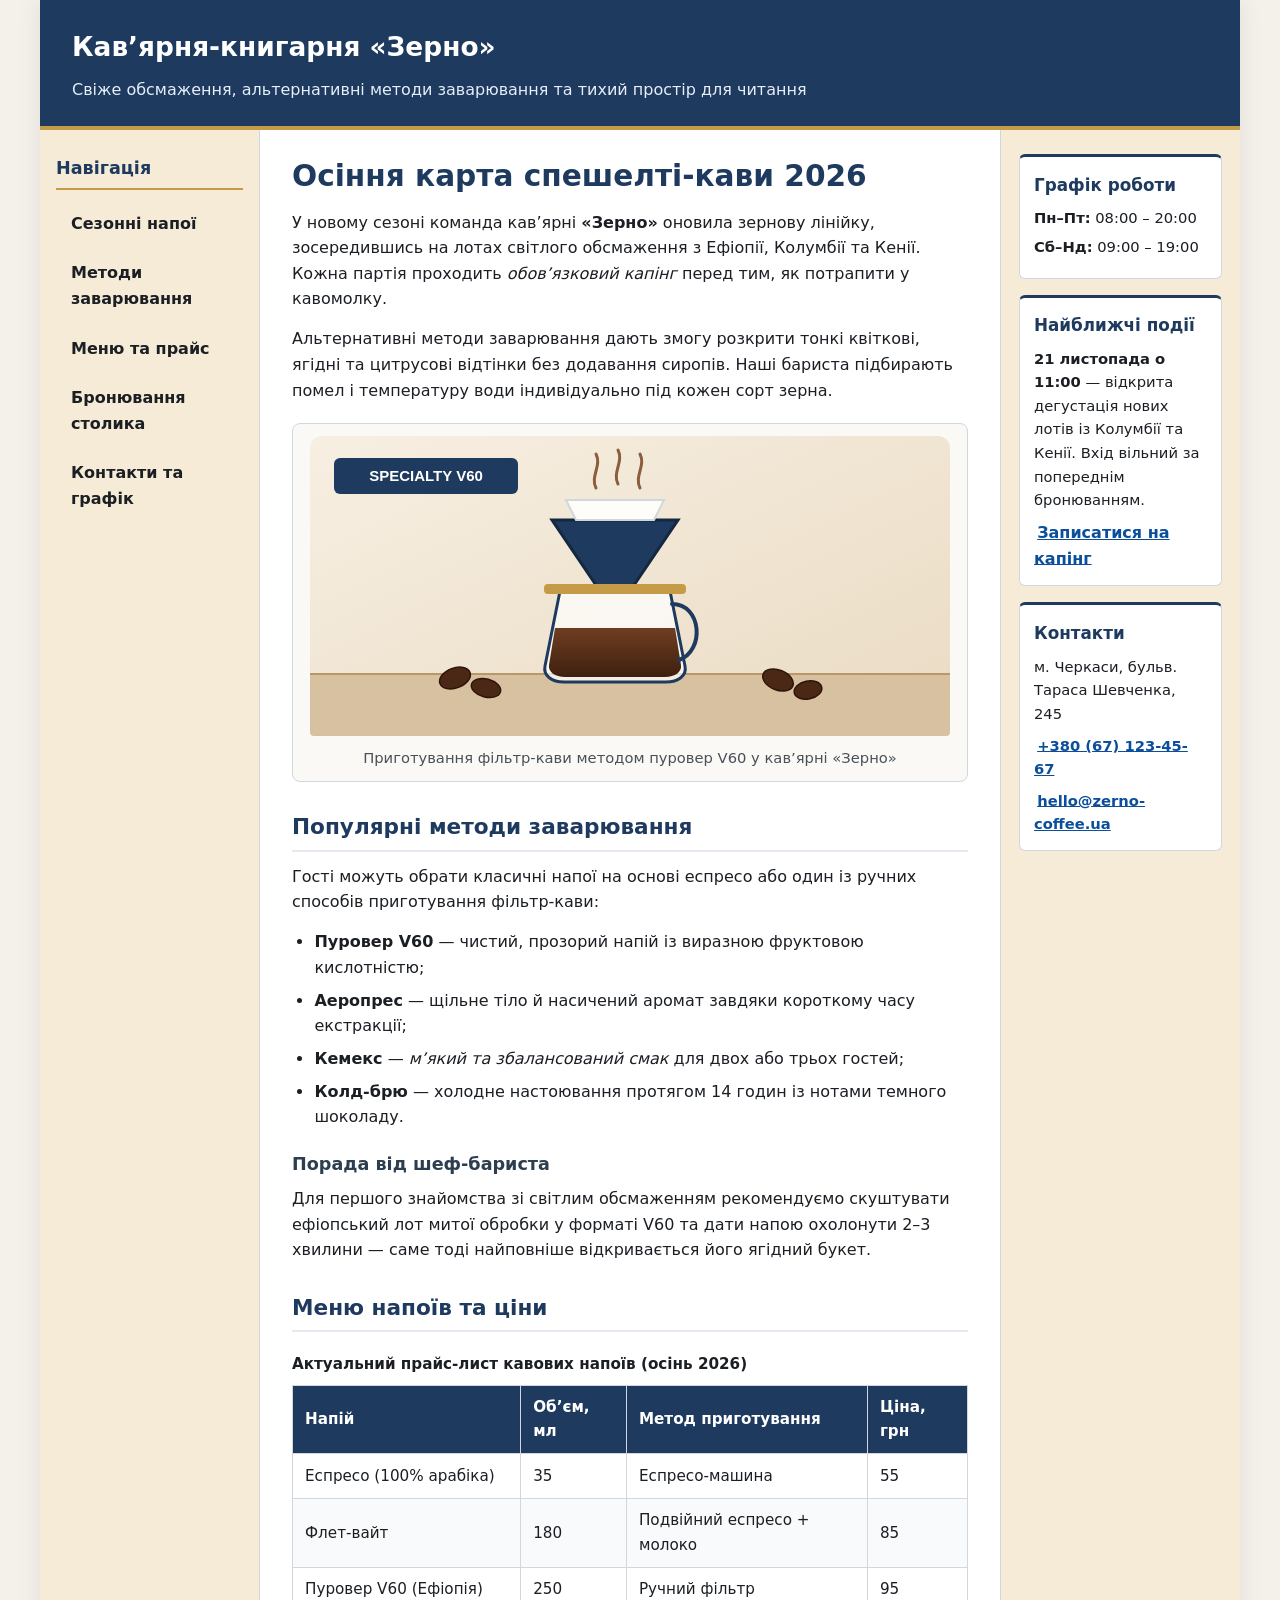
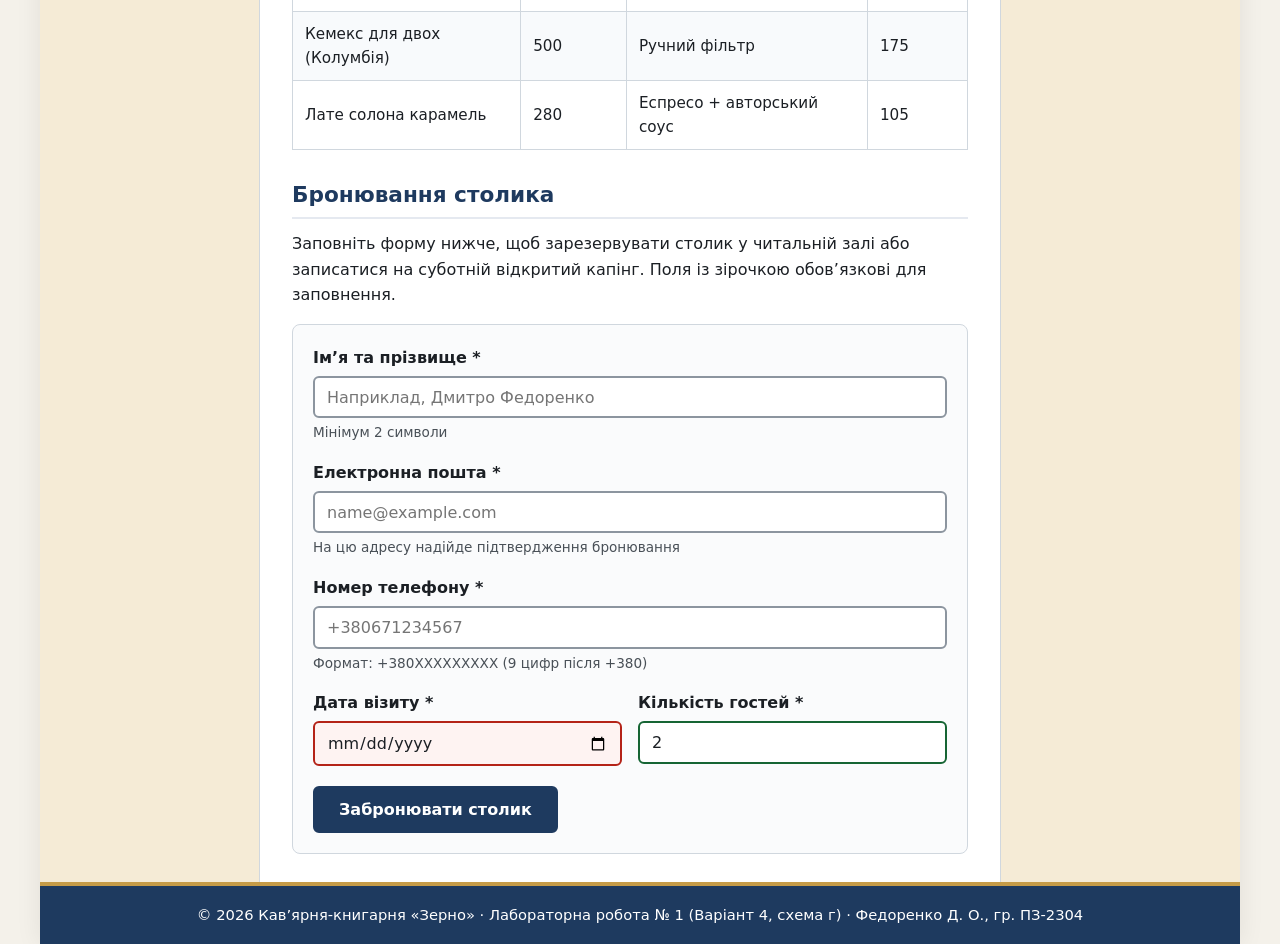
<file: lab01/index.html>
<!DOCTYPE html>
<html lang="uk">
  <head>
    <meta charset="utf-8">
    <meta name="viewport" content="width=device-width, initial-scale=1">
    <title>Кав’ярня-книгарня «Зерно» — Спешелті-кава у Черкасах</title>
    <link rel="stylesheet" href="style/style.css">
  </head>
  <body>
    <a class="skip-link" href="#main-content">Перейти до основного вмісту</a>

    <div class="page-wrapper">
      <!-- Блок 1: header -->
      <header class="site-header">
        <div class="header-inner">
          <a class="logo" href="index.html">Кав’ярня-книгарня «Зерно»</a>
          <p class="tagline">Свіже обсмаження, альтернативні методи заварювання та тихий простір для читання</p>
        </div>
      </header>

      <!-- Середня частина: 2 (nav ліворуч) + 4 (main по центру) + 5 (aside праворуч) -->
      <div class="layout-body">
        <!-- Блок 2: nav ліворуч -->
        <nav class="site-nav" aria-label="Головне меню">
          <h2 class="nav-title">Навігація</h2>
          <ul class="nav-list">
            <li><a href="#article-coffee">Сезонні напої</a></li>
            <li><a href="#brew-methods">Методи заварювання</a></li>
            <li><a href="#price-table">Меню та прайс</a></li>
            <li><a href="#booking-form">Бронювання столика</a></li>
            <li><a href="#contacts">Контакти та графік</a></li>
          </ul>
        </nav>

        <!-- Блок 4: main (основна біла область) -->
        <main id="main-content" class="site-main">
          <article id="article-coffee" class="main-article">
            <h1>Осіння карта спешелті-кави 2026</h1>
            <p>
              У новому сезоні команда кав’ярні <strong>«Зерно»</strong> оновила зернову лінійку,
              зосередившись на лотах світлого обсмаження з Ефіопії, Колумбії та Кенії.
              Кожна партія проходить <em>обов’язковий капінг</em> перед тим, як потрапити у кавомолку.
            </p>
            <p>
              Альтернативні методи заварювання дають змогу розкрити тонкі квіткові, ягідні та цитрусові
              відтінки без додавання сиропів. Наші бариста підбирають помел і температуру води індивідуально
              під кожен сорт зерна.
            </p>

            <figure class="article-figure">
              <img
                src="images/coffee-roast.svg"
                alt="Ілюстрація приготування фільтр-кави методом пуровер V60 із чашкою та зернами арабіки"
                width="640"
                height="300"
              >
              <figcaption>Приготування фільтр-кави методом пуровер V60 у кав’ярні «Зерно»</figcaption>
            </figure>

            <h2 id="brew-methods">Популярні методи заварювання</h2>
            <p>
              Гості можуть обрати класичні напої на основі еспресо або один із ручних способів
              приготування фільтр-кави:
            </p>
            <ul class="feature-list">
              <li><strong>Пуровер V60</strong> — чистий, прозорий напій із виразною фруктовою кислотністю;</li>
              <li><strong>Аеропрес</strong> — щільне тіло й насичений аромат завдяки короткому часу екстракції;</li>
              <li><strong>Кемекс</strong> — <em>м’який та збалансований смак</em> для двох або трьох гостей;</li>
              <li><strong>Колд-брю</strong> — холодне настоювання протягом 14 годин із нотами темного шоколаду.</li>
            </ul>

            <h3>Порада від шеф-бариста</h3>
            <p>
              Для першого знайомства зі світлим обсмаженням рекомендуємо скуштувати ефіопський лот
              митої обробки у форматі V60 та дати напою охолонути 2–3 хвилини — саме тоді
              найповніше відкривається його ягідний букет.
            </p>
          </article>

          <section id="price-table" class="content-section">
            <h2>Меню напоїв та ціни</h2>
            <div class="table-wrap">
              <table class="data-table">
                <caption>Актуальний прайс-лист кавових напоїв (осінь 2026)</caption>
                <thead>
                  <tr>
                    <th scope="col">Напій</th>
                    <th scope="col">Об’єм, мл</th>
                    <th scope="col">Метод приготування</th>
                    <th scope="col">Ціна, грн</th>
                  </tr>
                </thead>
                <tbody>
                  <tr>
                    <td>Еспресо (100% арабіка)</td>
                    <td>35</td>
                    <td>Еспресо-машина</td>
                    <td>55</td>
                  </tr>
                  <tr>
                    <td>Флет-вайт</td>
                    <td>180</td>
                    <td>Подвійний еспресо + молоко</td>
                    <td>85</td>
                  </tr>
                  <tr>
                    <td>Пуровер V60 (Ефіопія)</td>
                    <td>250</td>
                    <td>Ручний фільтр</td>
                    <td>95</td>
                  </tr>
                  <tr>
                    <td>Кемекс для двох (Колумбія)</td>
                    <td>500</td>
                    <td>Ручний фільтр</td>
                    <td>175</td>
                  </tr>
                  <tr>
                    <td>Лате солона карамель</td>
                    <td>280</td>
                    <td>Еспресо + авторський соус</td>
                    <td>105</td>
                  </tr>
                </tbody>
              </table>
            </div>
          </section>

          <section id="booking-form" class="content-section">
            <h2>Бронювання столика</h2>
            <p>
              Заповніть форму нижче, щоб зарезервувати столик у читальній залі або записатися на
              суботній відкритий капінг. Поля із зірочкою обов’язкові для заповнення.
            </p>
            <form class="booking-form" action="#" method="post">
              <div class="form-group">
                <label for="guest-name">Ім’я та прізвище *</label>
                <input
                  id="guest-name"
                  name="guest_name"
                  type="text"
                  required
                  minlength="2"
                  maxlength="60"
                  autocomplete="name"
                  placeholder="Наприклад, Дмитро Федоренко"
                >
                <span class="field-hint">Мінімум 2 символи</span>
              </div>

              <div class="form-group">
                <label for="guest-email">Електронна пошта *</label>
                <input
                  id="guest-email"
                  name="guest_email"
                  type="email"
                  required
                  autocomplete="email"
                  placeholder="name@example.com"
                >
                <span class="field-hint">На цю адресу надійде підтвердження бронювання</span>
              </div>

              <div class="form-group">
                <label for="guest-phone">Номер телефону *</label>
                <input
                  id="guest-phone"
                  name="guest_phone"
                  type="tel"
                  required
                  pattern="\+380[0-9]{9}"
                  autocomplete="tel"
                  placeholder="+380671234567"
                >
                <span class="field-hint">Формат: +380XXXXXXXXX (9 цифр після +380)</span>
              </div>

              <div class="form-row">
                <div class="form-group">
                  <label for="visit-date">Дата візиту *</label>
                  <input
                    id="visit-date"
                    name="visit_date"
                    type="date"
                    required
                    min="2026-11-19"
                    max="2027-03-31"
                  >
                </div>

                <div class="form-group">
                  <label for="guests-count">Кількість гостей *</label>
                  <input
                    id="guests-count"
                    name="guests_count"
                    type="number"
                    required
                    min="1"
                    max="10"
                    value="2"
                  >
                </div>
              </div>

              <button class="btn-submit" type="submit">Забронювати столик</button>
            </form>
          </section>
        </main>

        <!-- Блок 5: aside праворуч -->
        <aside class="site-aside" aria-label="Додаткова інформація">
          <section class="aside-card">
            <h2>Графік роботи</h2>
            <ul class="aside-list">
              <li><strong>Пн–Пт:</strong> 08:00 – 20:00</li>
              <li><strong>Сб–Нд:</strong> 09:00 – 19:00</li>
            </ul>
          </section>

          <section class="aside-card">
            <h2>Найближчі події</h2>
            <p>
              <strong>21 листопада о 11:00</strong> — відкрита дегустація нових лотів
              із Колумбії та Кенії. Вхід вільний за попереднім бронюванням.
            </p>
            <a class="aside-link" href="#booking-form">Записатися на капінг</a>
          </section>

          <section class="aside-card" id="contacts">
            <h2>Контакти</h2>
            <p>м. Черкаси, бульв. Тараса Шевченка, 245</p>
            <p><a class="aside-link" href="tel:+380671234567">+380 (67) 123-45-67</a></p>
            <p><a class="aside-link" href="mailto:hello@zerno-coffee.ua">hello@zerno-coffee.ua</a></p>
          </section>
        </aside>
      </div>

      <!-- Блок 3: footer -->
      <footer class="site-footer">
        <p>© 2026 Кав’ярня-книгарня «Зерно» · Лабораторна робота № 1 (Варіант 4, схема г) · Федоренко Д. О., гр. ПЗ-2304</p>
      </footer>
    </div>
  </body>
</html>
</file>
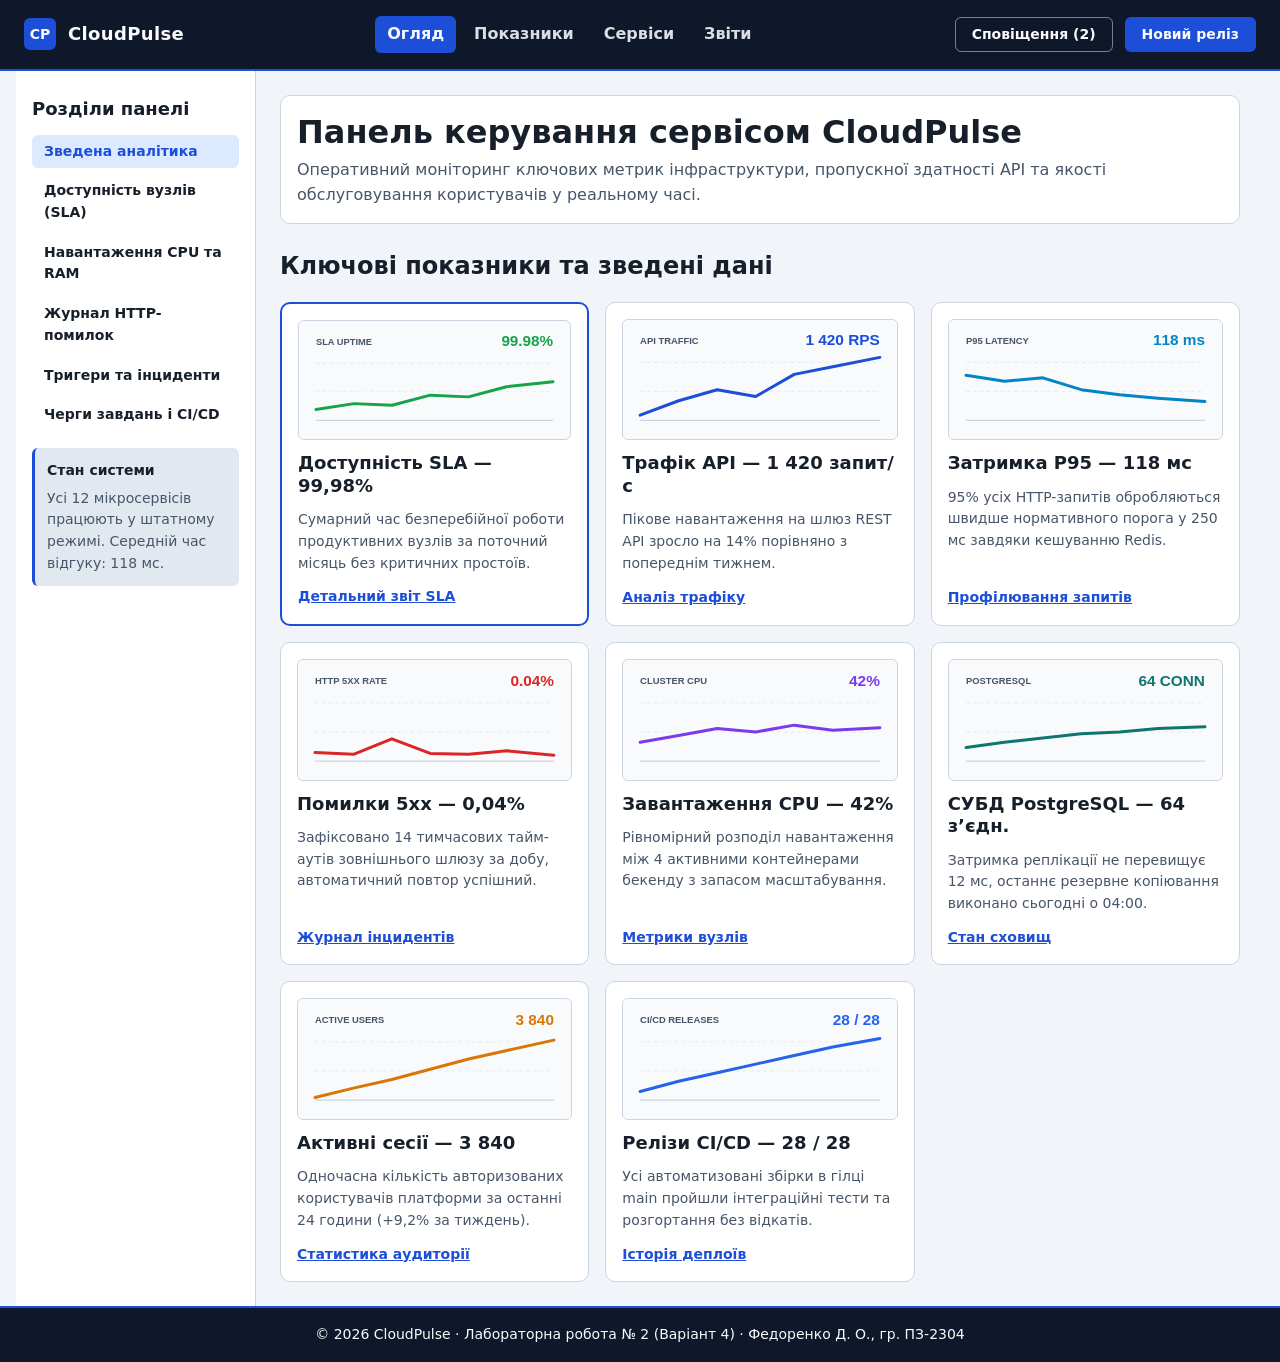
<file: lab02/index.html>
<!DOCTYPE html>
<html lang="uk">
  <head>
    <meta charset="utf-8">
    <meta name="viewport" content="width=device-width, initial-scale=1">
    <title>CloudPulse — Панель керування сервісом (ЛР № 2)</title>
    <link rel="stylesheet" href="style/style.css">
  </head>
  <body class="page">
    <a class="skip-link" href="#main-content">Перейти до основного вмісту</a>

    <!-- Шапка: Flexbox (логотип ліворуч, меню посередині, дії праворуч) -->
    <header class="header page__header">
      <div class="header__inner">
        <a class="brand header__brand" href="index.html">
          <span class="brand__mark" aria-hidden="true">CP</span>
          <span class="brand__name">CloudPulse</span>
        </a>

        <nav class="nav header__nav" aria-label="Головна навігація">
          <ul class="nav__list">
            <li class="nav__item">
              <a class="nav__link nav__link--active" href="#overview" aria-current="page">Огляд</a>
            </li>
            <li class="nav__item">
              <a class="nav__link" href="#metrics">Показники</a>
            </li>
            <li class="nav__item">
              <a class="nav__link" href="#services">Сервіси</a>
            </li>
            <li class="nav__item">
              <a class="nav__link" href="#reports">Звіти</a>
            </li>
          </ul>
        </nav>

        <div class="header__actions">
          <a class="button button--ghost" href="#alerts">Сповіщення (2)</a>
          <a class="button button--primary" href="#deploy">Новий реліз</a>
        </div>
      </div>
    </header>

    <!-- Бічна панель: меню розділів панелі керування -->
    <aside class="sidebar page__aside" aria-label="Меню розділів сервісу">
      <h2 class="sidebar__title">Розділи панелі</h2>
      <ul class="sidebar__list">
        <li class="sidebar__item">
          <a class="sidebar__link sidebar__link--active" href="#overview">Зведена аналітика</a>
        </li>
        <li class="sidebar__item">
          <a class="sidebar__link" href="#metrics">Доступність вузлів (SLA)</a>
        </li>
        <li class="sidebar__item">
          <a class="sidebar__link" href="#services">Навантаження CPU та RAM</a>
        </li>
        <li class="sidebar__item">
          <a class="sidebar__link" href="#reports">Журнал HTTP-помилок</a>
        </li>
        <li class="sidebar__item">
          <a class="sidebar__link" href="#alerts">Тригери та інциденти</a>
        </li>
        <li class="sidebar__item">
          <a class="sidebar__link" href="#deploy">Черги завдань і CI/CD</a>
        </li>
      </ul>

      <section class="status-box sidebar__status" aria-label="Стан кластера">
        <h3 class="status-box__title">Стан системи</h3>
        <p class="status-box__text">Усі 12 мікросервісів працюють у штатному режимі. Середній час відгуку: 118 мс.</p>
      </section>
    </aside>

    <!-- Основна область вмісту -->
    <main id="main-content" class="main page__main">
      <section id="overview" class="hero main__hero">
        <div class="hero__content">
          <h1 class="hero__title">Панель керування сервісом CloudPulse</h1>
          <p class="hero__subtitle">
            Оперативний моніторинг ключових метрик інфраструктури, пропускної здатності API та якості обслуговування користувачів у реальному часі.
          </p>
        </div>
      </section>

      <!-- Адаптивна сітка карток без медіа-запитів: repeat(auto-fill, minmax(...)) -->
      <section id="metrics" class="metrics-section" aria-labelledby="metrics-heading">
        <h2 id="metrics-heading" class="metrics-section__title">Ключові показники та зведені дані</h2>

        <div class="cards-grid">
          <article class="metric-card metric-card--featured">
            <img class="metric-card__image" src="images/card-uptime.svg" alt="Графік доступності сервісу 99,98% за останні 30 днів" width="320" height="140">
            <h3 class="metric-card__title">Доступність SLA — 99,98%</h3>
            <p class="metric-card__desc">Сумарний час безперебійної роботи продуктивних вузлів за поточний місяць без критичних простоїв.</p>
            <a class="metric-card__link" href="#reports">Детальний звіт SLA</a>
          </article>

          <article class="metric-card">
            <img class="metric-card__image" src="images/card-rps.svg" alt="Стовпчикова діаграма інтенсивності запитів 1 420 RPS" width="320" height="140">
            <h3 class="metric-card__title">Трафік API — 1 420 запит/с</h3>
            <p class="metric-card__desc">Пікове навантаження на шлюз REST API зросло на 14% порівняно з попереднім тижнем.</p>
            <a class="metric-card__link" href="#services">Аналіз трафіку</a>
          </article>

          <article class="metric-card">
            <img class="metric-card__image" src="images/card-latency.svg" alt="Графік середнього часу відгуку 118 мілісекунд" width="320" height="140">
            <h3 class="metric-card__title">Затримка P95 — 118 мс</h3>
            <p class="metric-card__desc">95% усіх HTTP-запитів обробляються швидше нормативного порога у 250 мс завдяки кешуванню Redis.</p>
            <a class="metric-card__link" href="#services">Профілювання запитів</a>
          </article>

          <article class="metric-card">
            <img class="metric-card__image" src="images/card-errors.svg" alt="Діаграма частки помилок 5xx на рівні 0,04%" width="320" height="140">
            <h3 class="metric-card__title">Помилки 5xx — 0,04%</h3>
            <p class="metric-card__desc">Зафіксовано 14 тимчасових тайм-аутів зовнішнього шлюзу за добу, автоматичний повтор успішний.</p>
            <a class="metric-card__link" href="#alerts">Журнал інцидентів</a>
          </article>

          <article class="metric-card">
            <img class="metric-card__image" src="images/card-cpu.svg" alt="Індикатор завантаження процесора кластера 42%" width="320" height="140">
            <h3 class="metric-card__title">Завантаження CPU — 42%</h3>
            <p class="metric-card__desc">Рівномірний розподіл навантаження між 4 активними контейнерами бекенду з запасом масштабування.</p>
            <a class="metric-card__link" href="#services">Метрики вузлів</a>
          </article>

          <article class="metric-card">
            <img class="metric-card__image" src="images/card-db.svg" alt="Схема стану бази даних PostgreSQL та реплікації" width="320" height="140">
            <h3 class="metric-card__title">СУБД PostgreSQL — 64 з’єдн.</h3>
            <p class="metric-card__desc">Затримка реплікації не перевищує 12 мс, останнє резервне копіювання виконано сьогодні о 04:00.</p>
            <a class="metric-card__link" href="#reports">Стан сховищ</a>
          </article>

          <article class="metric-card">
            <img class="metric-card__image" src="images/card-users.svg" alt="Графік зростання активних користувачів до 3 840" width="320" height="140">
            <h3 class="metric-card__title">Активні сесії — 3 840</h3>
            <p class="metric-card__desc">Одночасна кількість авторизованих користувачів платформи за останні 24 години (+9,2% за тиждень).</p>
            <a class="metric-card__link" href="#overview">Статистика аудиторії</a>
          </article>

          <article class="metric-card">
            <img class="metric-card__image" src="images/card-deploy.svg" alt="Індикатор успішних релізів CI/CD 28 із 28" width="320" height="140">
            <h3 class="metric-card__title">Релізи CI/CD — 28 / 28</h3>
            <p class="metric-card__desc">Усі автоматизовані збірки в гілці main пройшли інтеграційні тести та розгортання без відкатів.</p>
            <a class="metric-card__link" href="#deploy">Історія деплоїв</a>
          </article>
        </div>
      </section>
    </main>

    <!-- Підвал: на всю ширину, притиснутий до низу вікна -->
    <footer class="footer page__footer">
      <div class="footer__inner">
        <p class="footer__text">© 2026 CloudPulse · Лабораторна робота № 2 (Варіант 4) · Федоренко Д. О., гр. ПЗ-2304</p>
      </div>
    </footer>
  </body>
</html>
</file>
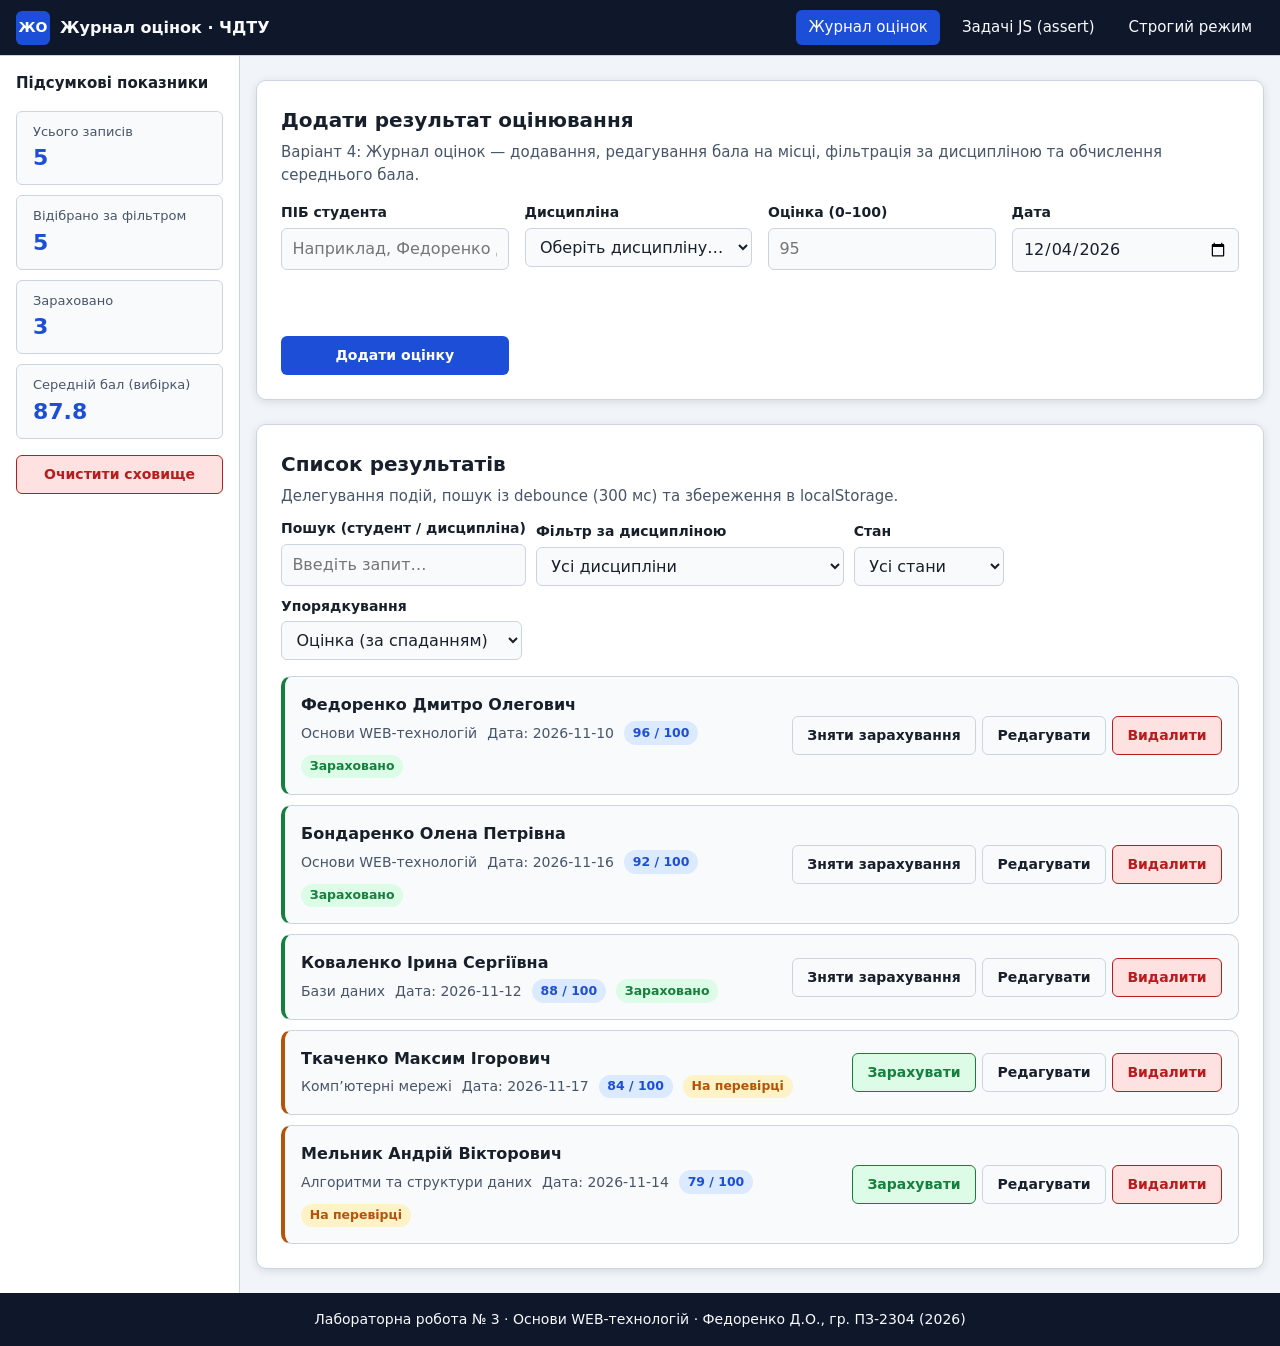
<file: lab03/index.html>
<!DOCTYPE html>
<html lang="uk">
<head>
  <meta charset="UTF-8">
  <meta name="viewport" content="width=device-width, initial-scale=1.0">
  <title>Журнал оцінок — Лабораторна робота № 3</title>
  <link rel="stylesheet" href="css/style.css">
  <script src="js/storage.js" defer></script>
  <script src="js/render.js" defer></script>
  <script src="js/events.js" defer></script>
  <script src="js/main.js" defer></script>
</head>
<body class="page">
  <header class="header page__header">
    <div class="header__inner">
      <a class="brand" href="index.html">
        <span class="brand__mark" aria-hidden="true">ЖО</span>
        <span class="brand__name">Журнал оцінок · ЧДТУ</span>
      </a>
      <nav class="nav" aria-label="Головна навігація">
        <ul class="nav__list">
          <li class="nav__item"><a class="nav__link nav__link--active" href="index.html">Журнал оцінок</a></li>
          <li class="nav__item"><a class="nav__link" href="tasks.html">Задачі JS (assert)</a></li>
          <li class="nav__item"><a class="nav__link" href="strict.html">Строгий режим</a></li>
        </ul>
      </nav>
    </div>
  </header>

  <aside class="sidebar page__aside" aria-label="Підсумкові показники журналу">
    <h2 class="sidebar__title">Підсумкові показники</h2>
    <div class="stats-list">
      <div class="stat-box">
        <div class="stat-box__label">Усього записів</div>
        <div class="stat-box__value" id="stat-total">0</div>
      </div>
      <div class="stat-box">
        <div class="stat-box__label">Відібрано за фільтром</div>
        <div class="stat-box__value" id="stat-filtered">0</div>
      </div>
      <div class="stat-box">
        <div class="stat-box__label">Зараховано</div>
        <div class="stat-box__value" id="stat-verified">0</div>
      </div>
      <div class="stat-box">
        <div class="stat-box__label">Середній бал (вибірка)</div>
        <div class="stat-box__value" id="stat-average">0.0</div>
      </div>
    </div>
    <button type="button" class="button button--danger" id="clear-storage-btn">
      Очистити сховище
    </button>
  </aside>

  <main class="main page__main">
    <section class="panel" aria-labelledby="form-heading">
      <h1 class="panel__title" id="form-heading">Додати результат оцінювання</h1>
      <p class="panel__subtitle">Варіант 4: Журнал оцінок — додавання, редагування бала на місці, фільтрація за дисципліною та обчислення середнього бала.</p>

      <form class="grade-form" name="gradeForm" id="grade-form" novalidate>
        <div class="field">
          <label class="field__label" for="student-input">ПІБ студента</label>
          <input class="field__input" id="student-input" name="student" type="text"
                 placeholder="Наприклад, Федоренко Д.О." required minlength="3" maxlength="60">
          <span class="field__error" id="error-student" role="alert"></span>
        </div>

        <div class="field">
          <label class="field__label" for="subject-select">Дисципліна</label>
          <select class="field__select" id="subject-select" name="subject" required>
            <option value="">Оберіть дисципліну…</option>
            <option value="Основи WEB-технологій">Основи WEB-технологій</option>
            <option value="Бази даних">Бази даних</option>
            <option value="Алгоритми та структури даних">Алгоритми та структури даних</option>
            <option value="Комп’ютерні мережі">Комп’ютерні мережі</option>
          </select>
          <span class="field__error" id="error-subject" role="alert"></span>
        </div>

        <div class="field">
          <label class="field__label" for="score-input">Оцінка (0–100)</label>
          <input class="field__input" id="score-input" name="score" type="number"
                 placeholder="95" required min="0" max="100" step="1">
          <span class="field__error" id="error-score" role="alert"></span>
        </div>

        <div class="field">
          <label class="field__label" for="date-input">Дата</label>
          <input class="field__input" id="date-input" name="date" type="date" required>
          <span class="field__error" id="error-date" role="alert"></span>
        </div>

        <div class="field">
          <span class="field__label" aria-hidden="true">&nbsp;</span>
          <button type="submit" class="button button--primary" id="add-grade-btn">Додати оцінку</button>
        </div>
      </form>
    </section>

    <section class="panel" aria-labelledby="list-heading">
      <div class="toolbar">
        <div>
          <h2 class="panel__title" id="list-heading">Список результатів</h2>
          <p class="panel__subtitle">Делегування подій, пошук із debounce (300 мс) та збереження в localStorage.</p>
        </div>

        <div class="toolbar__group">
          <div class="field">
            <label class="field__label" for="search-input">Пошук (студент / дисципліна)</label>
            <input class="field__input" id="search-input" type="search" placeholder="Введіть запит…">
          </div>

          <div class="field">
            <label class="field__label" for="filter-subject">Фільтр за дисципліною</label>
            <select class="field__select" id="filter-subject">
              <option value="all">Усі дисципліни</option>
              <option value="Основи WEB-технологій">Основи WEB-технологій</option>
              <option value="Бази даних">Бази даних</option>
              <option value="Алгоритми та структури даних">Алгоритми та структури даних</option>
              <option value="Комп’ютерні мережі">Комп’ютерні мережі</option>
            </select>
          </div>

          <div class="field">
            <label class="field__label" for="filter-status">Стан</label>
            <select class="field__select" id="filter-status">
              <option value="all">Усі стани</option>
              <option value="verified">Зараховано</option>
              <option value="pending">На перевірці</option>
            </select>
          </div>

          <div class="field">
            <label class="field__label" for="sort-select">Упорядкування</label>
            <select class="field__select" id="sort-select">
              <option value="score-desc">Оцінка (за спаданням)</option>
              <option value="score-asc">Оцінка (за зростанням)</option>
              <option value="student-asc">Студент (А–Я)</option>
              <option value="date-desc">Дата (найновіші)</option>
            </select>
          </div>
        </div>
      </div>

      <ul class="grade-list" id="grade-list" aria-live="polite"></ul>
    </section>
  </main>

  <footer class="footer page__footer">
    Лабораторна робота № 3 · Основи WEB-технологій · Федоренко Д.О., гр. ПЗ-2304 (2026)
  </footer>
</body>
</html>
</file>
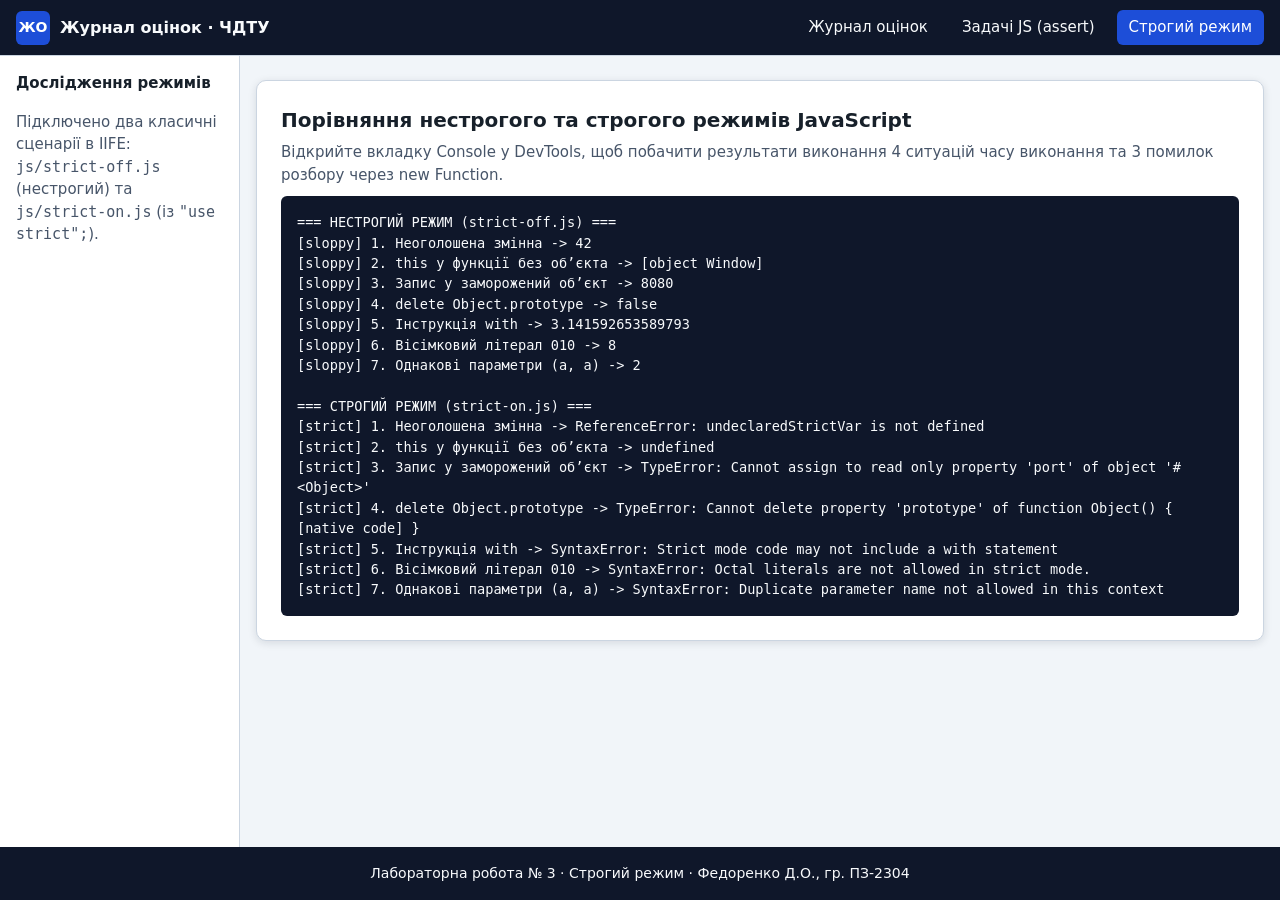
<file: lab03/strict.html>
<!DOCTYPE html>
<html lang="uk">
<head>
  <meta charset="UTF-8">
  <meta name="viewport" content="width=device-width, initial-scale=1.0">
  <title>Строгий режим — Лабораторна робота № 3</title>
  <link rel="stylesheet" href="css/style.css">
  <script src="js/strict-off.js" defer></script>
  <script src="js/strict-on.js" defer></script>
</head>
<body class="page">
  <header class="header page__header">
    <div class="header__inner">
      <a class="brand" href="index.html">
        <span class="brand__mark" aria-hidden="true">ЖО</span>
        <span class="brand__name">Журнал оцінок · ЧДТУ</span>
      </a>
      <nav class="nav" aria-label="Головна навігація">
        <ul class="nav__list">
          <li class="nav__item"><a class="nav__link" href="index.html">Журнал оцінок</a></li>
          <li class="nav__item"><a class="nav__link" href="tasks.html">Задачі JS (assert)</a></li>
          <li class="nav__item"><a class="nav__link nav__link--active" href="strict.html">Строгий режим</a></li>
        </ul>
      </nav>
    </div>
  </header>

  <aside class="sidebar page__aside">
    <h2 class="sidebar__title">Дослідження режимів</h2>
    <p class="panel__subtitle">Підключено два класичні сценарії в IIFE: <code>js/strict-off.js</code> (нестрогий) та <code>js/strict-on.js</code> (із <code>"use strict";</code>).</p>
  </aside>

  <main class="main page__main">
    <section class="panel">
      <h1 class="panel__title">Порівняння нестрогого та строгого режимів JavaScript</h1>
      <p class="panel__subtitle">Відкрийте вкладку Console у DevTools, щоб побачити результати виконання 4 ситуацій часу виконання та 3 помилок розбору через new Function.</p>
      <div class="code-log" id="strict-log"></div>
    </section>
  </main>

  <footer class="footer page__footer">
    Лабораторна робота № 3 · Строгий режим · Федоренко Д.О., гр. ПЗ-2304
  </footer>
</body>
</html>
</file>
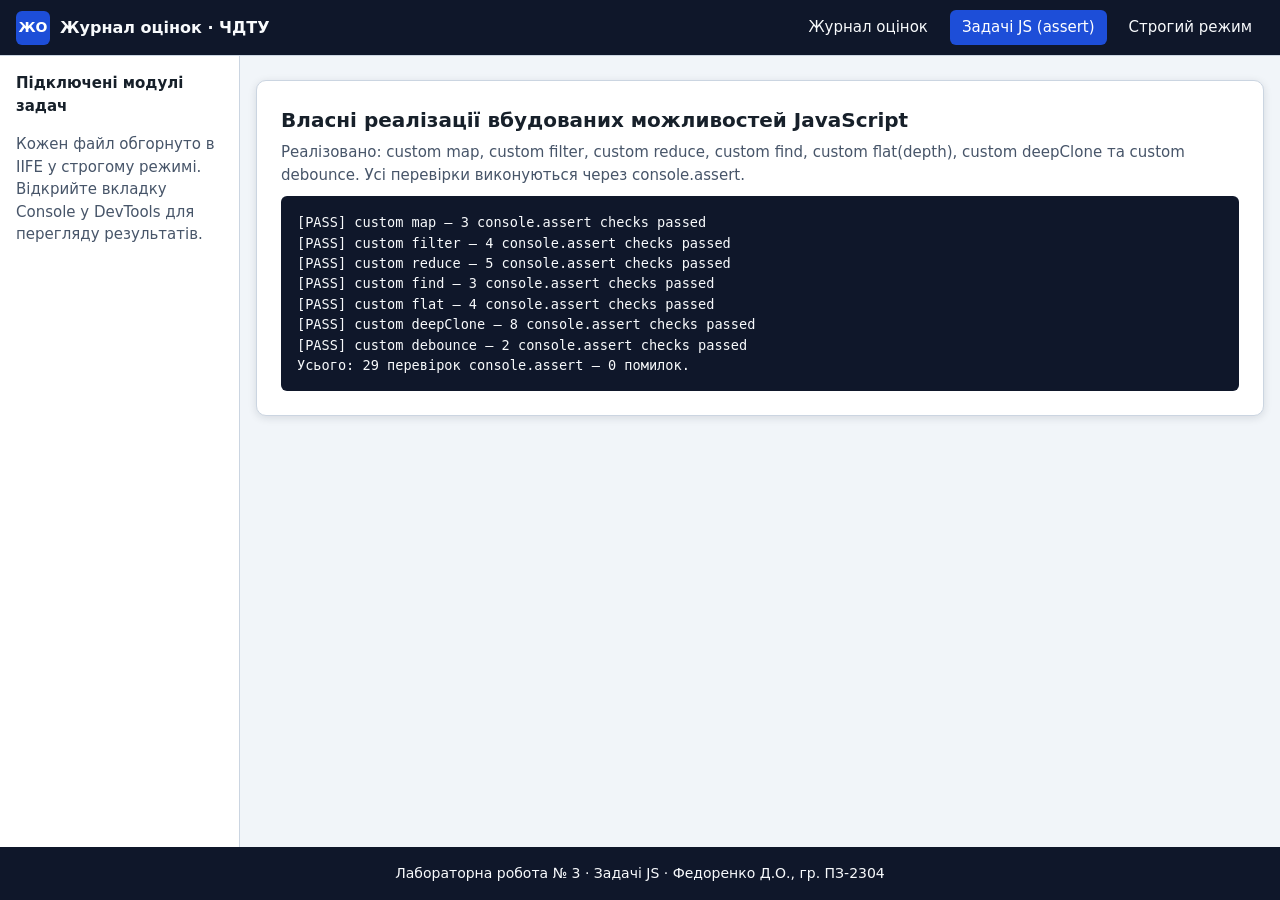
<file: lab03/tasks.html>
<!DOCTYPE html>
<html lang="uk">
<head>
  <meta charset="UTF-8">
  <meta name="viewport" content="width=device-width, initial-scale=1.0">
  <title>Задачі JS (console.assert) — Лабораторна робота № 3</title>
  <link rel="stylesheet" href="css/style.css">
  <script src="js/tasks/custom-map.js" defer></script>
  <script src="js/tasks/custom-filter.js" defer></script>
  <script src="js/tasks/custom-reduce.js" defer></script>
  <script src="js/tasks/custom-find.js" defer></script>
  <script src="js/tasks/custom-flat.js" defer></script>
  <script src="js/tasks/custom-deep-clone.js" defer></script>
  <script src="js/tasks/custom-debounce.js" defer></script>
</head>
<body class="page">
  <header class="header page__header">
    <div class="header__inner">
      <a class="brand" href="index.html">
        <span class="brand__mark" aria-hidden="true">ЖО</span>
        <span class="brand__name">Журнал оцінок · ЧДТУ</span>
      </a>
      <nav class="nav" aria-label="Головна навігація">
        <ul class="nav__list">
          <li class="nav__item"><a class="nav__link" href="index.html">Журнал оцінок</a></li>
          <li class="nav__item"><a class="nav__link nav__link--active" href="tasks.html">Задачі JS (assert)</a></li>
          <li class="nav__item"><a class="nav__link" href="strict.html">Строгий режим</a></li>
        </ul>
      </nav>
    </div>
  </header>

  <aside class="sidebar page__aside">
    <h2 class="sidebar__title">Підключені модулі задач</h2>
    <p class="panel__subtitle">Кожен файл обгорнуто в IIFE у строгому режимі. Відкрийте вкладку Console у DevTools для перегляду результатів.</p>
  </aside>

  <main class="main page__main">
    <section class="panel">
      <h1 class="panel__title">Власні реалізації вбудованих можливостей JavaScript</h1>
      <p class="panel__subtitle">Реалізовано: custom map, custom filter, custom reduce, custom find, custom flat(depth), custom deepClone та custom debounce. Усі перевірки виконуються через console.assert.</p>
      <div class="code-log" id="tasks-log">Виконання перевірок console.assert…</div>
    </section>
  </main>

  <footer class="footer page__footer">
    Лабораторна робота № 3 · Задачі JS · Федоренко Д.О., гр. ПЗ-2304
  </footer>
</body>
</html>
</file>
<file: lab01/style/style.css>
/* Лабораторна робота № 1 — Зовнішня таблиця стилів (Варіант 4, схема г) */

*,
*::before,
*::after {
  box-sizing: border-box;
}

:root {
  --bg-page: #f4f1ea;
  --bg-surface: #ffffff;
  --bg-header: #1e3a5f;
  --bg-accent-panel: #f5ebd6;
  --text-main: #1b1f24;       /* Контраст до #ffffff = 16.5:1 */
  --text-muted: #495057;      /* Контраст до #ffffff = 8.1:1 */
  --text-on-dark: #ffffff;    /* Контраст до #1e3a5f = 11.4:1 */
  --primary: #1e3a5f;
  --primary-hover: #142842;
  --accent-border: #c59b47;
  --border-light: #d0d7de;
  --error-color: #b42318;     /* Контраст до #ffffff = 6.2:1 */
  --error-bg: #fef3f2;
  --valid-color: #166534;
  --focus-color: #0b57d0;
}

html {
  font-size: 16px;
  scroll-behavior: smooth;
}

body {
  margin: 0;
  font-family: "Segoe UI", system-ui, -apple-system, Roboto, sans-serif;
  line-height: 1.6;
  color: var(--text-main);
  background-color: var(--bg-page);
}

/* Посилання для швидкого переходу з клавіатури */
.skip-link {
  position: absolute;
  left: -9999px;
  top: 0;
  background-color: var(--primary);
  color: var(--text-on-dark);
  padding: 0.75rem 1rem;
  z-index: 100;
  text-decoration: none;
  font-weight: 600;
}

.skip-link:focus-visible {
  left: 0.75rem;
  top: 0.75rem;
}

/* Глобальний видимий фокус для доступності з клавіатури */
:focus-visible {
  outline: 3px solid var(--focus-color);
  outline-offset: 2px;
}

/* Контейнер сторінки (Варіант 4, схема г: 1-header, 2-nav | 4-main | 5-aside, 3-footer) */
.page-wrapper {
  max-width: 1200px;
  margin: 0 auto;
  min-height: 100vh;
  display: flex;
  flex-direction: column;
  background-color: var(--bg-surface);
  box-shadow: 0 0 24px rgba(0, 0, 0, 0.08);
}

/* Блок 1: header */
.site-header {
  background-color: var(--bg-header);
  color: var(--text-on-dark);
  padding: 1.5rem 2rem;
  border-bottom: 4px solid var(--accent-border);
}

.logo {
  display: inline-block;
  font-size: 1.65rem;
  font-weight: 700;
  color: var(--text-on-dark);
  text-decoration: none;
  border-radius: 4px;
  padding: 0.15rem 0.35rem;
  margin-left: -0.35rem;
  transition: background-color 0.2s ease;
}

.logo:hover,
.logo:focus-visible {
  background-color: rgba(255, 255, 255, 0.16);
  text-decoration: underline;
}

.tagline {
  margin: 0.35rem 0 0;
  font-size: 1rem;
  color: #e6eef8;
}

/* Середня триколонкова розкладка (Flexbox) */
.layout-body {
  display: flex;
  flex: 1;
  align-items: stretch;
}

/* Блок 2: nav ліворуч */
.site-nav {
  flex: 0 0 220px;
  background-color: var(--bg-accent-panel);
  padding: 1.5rem 1rem;
  border-right: 1px solid var(--border-light);
}

.nav-title {
  margin: 0 0 0.75rem;
  font-size: 1.1rem;
  color: var(--primary);
  border-bottom: 2px solid var(--accent-border);
  padding-bottom: 0.35rem;
}

.nav-list {
  list-style: none;
  margin: 0;
  padding: 0;
}

.nav-list li {
  margin-bottom: 0.4rem;
}

.nav-list a {
  display: block;
  padding: 0.55rem 0.75rem;
  color: var(--text-main);
  text-decoration: none;
  font-weight: 600;
  border-radius: 6px;
  border-left: 3px solid transparent;
  transition: background-color 0.2s ease, border-color 0.2s ease, color 0.2s ease;
}

.nav-list a:hover,
.nav-list a:focus-visible {
  background-color: var(--primary);
  color: var(--text-on-dark);
  border-left-color: var(--accent-border);
}

/* Блок 4: main по центру (біла основна область) */
.site-main {
  flex: 1;
  min-width: 0;
  background-color: var(--bg-surface);
  padding: 1.75rem 2rem;
}

.site-main h1 {
  margin-top: 0;
  margin-bottom: 0.9rem;
  font-size: 1.85rem;
  line-height: 1.25;
  color: var(--primary);
}

.site-main h2 {
  margin-top: 1.75rem;
  margin-bottom: 0.75rem;
  font-size: 1.35rem;
  color: var(--primary);
  border-bottom: 2px solid #e5e9f0;
  padding-bottom: 0.3rem;
}

.site-main h3 {
  margin-top: 1.25rem;
  margin-bottom: 0.5rem;
  font-size: 1.1rem;
  color: #2c3e50;
}

.site-main p {
  margin: 0 0 0.9rem;
}

.article-figure {
  margin: 1.25rem 0;
  padding: 0.75rem;
  background-color: #faf9f6;
  border: 1px solid var(--border-light);
  border-radius: 8px;
  text-align: center;
}

.article-figure img {
  display: block;
  max-width: 100%;
  height: auto;
  margin: 0 auto;
  border-radius: 4px;
}

.article-figure figcaption {
  margin-top: 0.6rem;
  font-size: 0.92rem;
  color: var(--text-muted);
}

.feature-list {
  margin: 0.5rem 0 1.25rem;
  padding-left: 1.4rem;
}

.feature-list li {
  margin-bottom: 0.45rem;
}

/* Таблиця табличних даних */
.table-wrap {
  width: 100%;
  overflow-x: auto;
}

.data-table {
  width: 100%;
  border-collapse: collapse;
  margin-top: 0.5rem;
  font-size: 0.95rem;
}

.data-table caption {
  caption-side: top;
  text-align: left;
  font-weight: 700;
  color: var(--text-main);
  margin-bottom: 0.5rem;
}

.data-table th,
.data-table td {
  border: 1px solid var(--border-light);
  padding: 0.6rem 0.75rem;
  text-align: left;
}

.data-table thead th {
  background-color: var(--primary);
  color: var(--text-on-dark);
  font-weight: 600;
}

.data-table tbody tr:nth-child(even) {
  background-color: #f8fafc;
}

.data-table tbody tr:hover {
  background-color: #edf2f7;
}

/* Форма бронювання */
.booking-form {
  margin-top: 1rem;
  padding: 1.25rem;
  background-color: #fafbfc;
  border: 1px solid var(--border-light);
  border-radius: 8px;
}

.form-group {
  margin-bottom: 1rem;
  display: flex;
  flex-direction: column;
}

.form-row {
  display: flex;
  gap: 1rem;
}

.form-row .form-group {
  flex: 1;
}

.booking-form label {
  font-weight: 600;
  margin-bottom: 0.35rem;
  color: var(--text-main);
}

.booking-form input {
  width: 100%;
  padding: 0.6rem 0.75rem;
  font-size: 1rem;
  font-family: inherit;
  color: var(--text-main);
  background-color: var(--bg-surface);
  border: 2px solid #8c959f;
  border-radius: 6px;
  transition: border-color 0.2s ease, background-color 0.2s ease;
}

.booking-form input:hover {
  border-color: var(--primary);
}

.booking-form input:focus-visible {
  border-color: var(--focus-color);
}

/* Оформлення валідних та неправильно заповнених полів (:invalid / :valid) */
.booking-form input:not(:placeholder-shown):invalid,
.booking-form input.force-invalid:invalid {
  border-color: var(--error-color);
  background-color: var(--error-bg);
}

.booking-form input:not(:placeholder-shown):valid {
  border-color: var(--valid-color);
}

.field-hint {
  margin-top: 0.25rem;
  font-size: 0.85rem;
  color: var(--text-muted);
}

.btn-submit {
  display: inline-block;
  margin-top: 0.25rem;
  padding: 0.75rem 1.5rem;
  font-size: 1rem;
  font-weight: 700;
  font-family: inherit;
  color: var(--text-on-dark);
  background-color: var(--primary);
  border: 2px solid var(--primary);
  border-radius: 6px;
  cursor: pointer;
  transition: background-color 0.2s ease, transform 0.15s ease;
}

.btn-submit:hover,
.btn-submit:focus-visible {
  background-color: var(--primary-hover);
  border-color: var(--accent-border);
}

/* Блок 5: aside праворуч */
.site-aside {
  flex: 0 0 240px;
  background-color: var(--bg-accent-panel);
  padding: 1.5rem 1.1rem;
  border-left: 1px solid var(--border-light);
}

.aside-card {
  background-color: var(--bg-surface);
  border: 1px solid var(--border-light);
  border-top: 3px solid var(--primary);
  border-radius: 6px;
  padding: 0.9rem;
  margin-bottom: 1rem;
}

.aside-card:last-child {
  margin-bottom: 0;
}

.aside-card h2 {
  margin: 0 0 0.5rem;
  font-size: 1.05rem;
  color: var(--primary);
}

.aside-card p {
  margin: 0 0 0.5rem;
  font-size: 0.92rem;
}

.aside-card p:last-child {
  margin-bottom: 0;
}

.aside-list {
  list-style: none;
  margin: 0;
  padding: 0;
  font-size: 0.92rem;
}

.aside-list li {
  margin-bottom: 0.3rem;
}

.aside-link {
  color: #0b4f9c;
  font-weight: 600;
  text-decoration: underline;
  border-radius: 3px;
  padding: 0.1rem 0.2rem;
}

.aside-link:hover,
.aside-link:focus-visible {
  background-color: var(--primary);
  color: var(--text-on-dark);
  text-decoration: none;
}

/* Блок 3: footer */
.site-footer {
  background-color: var(--bg-header);
  color: var(--text-on-dark);
  text-align: center;
  padding: 1.1rem 1.5rem;
  font-size: 0.92rem;
  border-top: 4px solid var(--accent-border);
}

.site-footer p {
  margin: 0;
}

/* Адаптивність для планшетів і вузьких екранів (включно з 360 px без горизонтальної прокрутки) */
@media (max-width: 900px) {
  .layout-body {
    flex-direction: column;
  }

  .site-nav,
  .site-aside {
    flex: none;
    width: 100%;
    border-right: none;
    border-left: none;
  }

  .site-nav {
    border-bottom: 1px solid var(--border-light);
  }

  .site-aside {
    border-top: 1px solid var(--border-light);
  }
}

@media (max-width: 600px) {
  .site-header {
    padding: 1.1rem 1rem;
  }

  .logo {
    font-size: 1.35rem;
  }

  .site-main {
    padding: 1.25rem 1rem;
  }

  .site-main h1 {
    font-size: 1.45rem;
  }

  .form-row {
    flex-direction: column;
    gap: 0;
  }

  .data-table th,
  .data-table td {
    padding: 0.45rem 0.5rem;
    font-size: 0.85rem;
  }

  .btn-submit {
    width: 100%;
  }
}
</file>
<file: lab02/style/style.css>
/* Лабораторна робота № 2 — Flexbox, CSS Grid, Mobile First, BEM, Dark Mode */
@layer reset, base, layout, components;

:root {
  /* Палітра світлої теми (контраст основного тексту #17202a на #ffffff = 16.1:1) */
  --color-bg: #f1f5f9;
  --color-surface: #ffffff;
  --color-surface-alt: #e2e8f0;
  --color-header-bg: #0f172a;
  --color-header-text: #f8fafc;
  --color-text: #17202a;
  --color-text-muted: #475569;
  --color-accent: #1d4ed8;
  --color-accent-hover: #1e40af;
  --color-accent-soft: #dbeafe;
  --color-border: #cbd5e1;
  --color-focus: #2563eb;
  --color-shadow: rgb(15 23 42 / 0.14);

  /* Відступи, радіуси, розміри */
  --space-xs: 0.375rem;
  --space-sm: 0.75rem;
  --space-md: 1rem;
  --space-lg: 1.5rem;
  --space-xl: 2rem;
  --radius-sm: 6px;
  --radius-md: 10px;
  --border-w: 1px;
  --border-w-strong: 2px;
  --focus-w: 3px;
  --sidebar-w: 240px;
  --container-max: 1280px;
  --card-min-w: 230px;

  /* Типографіка */
  --font-main: "Segoe UI", system-ui, -apple-system, Roboto, sans-serif;
  --fs-sm: 0.875rem;
  --fs-base: 1rem;
  --fs-md: 1.125rem;
  --fs-lg: clamp(1.25rem, 1rem + 1vw, 1.5rem);
  --fs-xl: clamp(1.45rem, 1.1rem + 1.4vw, 2rem);
  --lh-base: 1.55;
  --lh-tight: 1.25;

  /* Переходи */
  --transition-fast: 0.2s ease;
  --lift-y: -4px;
}

@media (prefers-color-scheme: dark) {
  :root {
    /* Палітра темної теми (контраст #f1f5f9 на #1e293b = 12.6:1) */
    --color-bg: #0b1120;
    --color-surface: #1e293b;
    --color-surface-alt: #0f172a;
    --color-header-bg: #020617;
    --color-header-text: #f8fafc;
    --color-text: #f1f5f9;
    --color-text-muted: #cbd5e1;
    --color-accent: #60a5fa;
    --color-accent-hover: #93c5fd;
    --color-accent-soft: #1e3a5f;
    --color-border: #334155;
    --color-focus: #93c5fd;
    --color-shadow: rgb(0 0 0 / 0.45);
  }
}

@layer reset {
  *,
  *::before,
  *::after {
    box-sizing: border-box;
  }
}

@layer base {
  html {
    font-size: 100%;
    scroll-behavior: smooth;
  }

  body {
    margin: 0;
    font-family: var(--font-main);
    font-size: var(--fs-base);
    line-height: var(--lh-base);
    color: var(--color-text);
    background-color: var(--color-bg);
  }

  :focus-visible {
    outline: var(--focus-w) solid var(--color-focus);
    outline-offset: var(--border-w-strong);
  }
}

/* ── Каркас сторінки на CSS Grid (Mobile First: до 768 px — один стовпець) ── */
@layer layout {
  .page {
    display: grid;
    grid-template-columns: 1fr;
    grid-template-rows: auto auto 1fr auto;
    grid-template-areas:
      "header"
      "aside"
      "main"
      "footer";
    min-height: 100vh;
  }

  .page__header {
    grid-area: header;
  }

  .page__aside {
    grid-area: aside;
  }

  .page__main {
    grid-area: main;
    min-width: 0;
  }

  .page__footer {
    grid-area: footer;
  }

  /* Точка перелому 1: від 768 px (48em) — з’являється бічна панель фіксованої ширини */
  @media (min-width: 48em) {
    .page {
      grid-template-columns: var(--sidebar-w) 1fr;
      grid-template-rows: auto 1fr auto;
      grid-template-areas:
        "header header"
        "aside  main"
        "footer footer";
    }
  }

  /* Точка перелому 2: від 1200 px (75em) — остаточний вигляд, обмеження ширини вмісту */
  @media (min-width: 75em) {
    .page {
      grid-template-columns: minmax(var(--space-md), 1fr) var(--sidebar-w) minmax(0, calc(var(--container-max) - var(--sidebar-w))) minmax(var(--space-md), 1fr);
      grid-template-areas:
        "header header header header"
        ".      aside  main   ."
        "footer footer footer footer";
    }
  }
}

/* ── Компоненти за методологією BEM (один клас на селектор, без вкладеності й #id) ── */
@layer components {
  .skip-link {
    position: absolute;
    left: -9999px;
    top: 0;
    padding: var(--space-sm) var(--space-md);
    background-color: var(--color-accent);
    color: var(--color-header-text);
    text-decoration: none;
    font-weight: 700;
    z-index: 100;
  }

  .skip-link:focus-visible {
    left: var(--space-sm);
    top: var(--space-sm);
  }

  /* Шапка (Flexbox) */
  .header {
    background-color: var(--color-header-bg);
    color: var(--color-header-text);
    border-bottom: var(--border-w-strong) solid var(--color-accent);
  }

  .header__inner {
    display: flex;
    flex-direction: column;
    align-items: stretch;
    gap: var(--space-sm);
    max-width: var(--container-max);
    margin: 0 auto;
    padding: var(--space-md);
  }

  .header__brand {
    flex: 0 0 auto;
  }

  .header__nav {
    flex: 1 1 auto;
  }

  .header__actions {
    display: flex;
    flex-wrap: wrap;
    align-items: center;
    gap: var(--space-sm);
    flex: 0 0 auto;
  }

  .brand {
    display: inline-flex;
    align-items: center;
    gap: var(--space-sm);
    color: var(--color-header-text);
    text-decoration: none;
    font-weight: 700;
    font-size: var(--fs-md);
    transition: opacity var(--transition-fast);
  }

  .brand:hover,
  .brand:focus-visible {
    opacity: 0.85;
  }

  .brand__mark {
    display: inline-flex;
    align-items: center;
    justify-content: center;
    width: 2rem;
    height: 2rem;
    border-radius: var(--radius-sm);
    background-color: var(--color-accent);
    color: var(--color-header-text);
    font-size: var(--fs-sm);
    font-weight: 800;
  }

  .brand__name {
    letter-spacing: 0.02em;
  }

  /* Головна навігація (Flexbox: вертикальна до 768 px, горизонтальна від 768 px) */
  .nav__list {
    display: flex;
    flex-direction: column;
    align-items: stretch;
    gap: var(--space-xs);
    list-style: none;
    margin: 0;
    padding: 0;
  }

  .nav__item {
    display: flex;
  }

  .nav__link {
    display: block;
    width: 100%;
    padding: var(--space-xs) var(--space-sm);
    border-radius: var(--radius-sm);
    color: var(--color-header-text);
    text-decoration: none;
    font-weight: 600;
    opacity: 0.88;
    transition: transform var(--transition-fast), opacity var(--transition-fast);
  }

  .nav__link:hover,
  .nav__link:focus-visible {
    opacity: 1;
    transform: translateY(-1px);
    background-color: rgb(255 255 255 / 0.14);
  }

  .nav__link--active {
    opacity: 1;
    background-color: var(--color-accent);
  }

  /* Кнопки дій у шапці */
  .button {
    display: inline-flex;
    align-items: center;
    justify-content: center;
    padding: var(--space-xs) var(--space-md);
    border-radius: var(--radius-sm);
    border: var(--border-w) solid transparent;
    font-size: var(--fs-sm);
    font-weight: 600;
    text-decoration: none;
    transition: transform var(--transition-fast), opacity var(--transition-fast);
  }

  .button:hover,
  .button:focus-visible {
    transform: translateY(-1px);
    opacity: 0.92;
  }

  .button--primary {
    background-color: var(--color-accent);
    color: var(--color-header-text);
  }

  .button--ghost {
    border-color: rgb(255 255 255 / 0.45);
    color: var(--color-header-text);
  }

  /* Бічна панель */
  .sidebar {
    background-color: var(--color-surface);
    border-bottom: var(--border-w) solid var(--color-border);
    padding: var(--space-md);
  }

  .sidebar__title {
    margin: 0 0 var(--space-sm);
    font-size: var(--fs-md);
    color: var(--color-text);
  }

  .sidebar__list {
    list-style: none;
    margin: 0 0 var(--space-md);
    padding: 0;
    display: flex;
    flex-direction: column;
    gap: var(--space-xs);
  }

  .sidebar__item {
    display: flex;
  }

  .sidebar__link {
    display: block;
    width: 100%;
    padding: var(--space-xs) var(--space-sm);
    border-radius: var(--radius-sm);
    color: var(--color-text);
    text-decoration: none;
    font-size: var(--fs-sm);
    font-weight: 600;
    transition: transform var(--transition-fast), opacity var(--transition-fast);
  }

  .sidebar__link:hover,
  .sidebar__link:focus-visible {
    background-color: var(--color-accent-soft);
    transform: translateX(3px);
  }

  .sidebar__link--active {
    background-color: var(--color-accent-soft);
    color: var(--color-accent);
  }

  .status-box {
    padding: var(--space-sm);
    border-radius: var(--radius-sm);
    background-color: var(--color-surface-alt);
    border-left: var(--focus-w) solid var(--color-accent);
  }

  .status-box__title {
    margin: 0 0 var(--space-xs);
    font-size: var(--fs-sm);
    color: var(--color-text);
  }

  .status-box__text {
    margin: 0;
    font-size: var(--fs-sm);
    color: var(--color-text-muted);
  }

  /* Основна область */
  .main {
    padding: var(--space-md);
  }

  .hero {
    margin-bottom: var(--space-lg);
    padding: var(--space-md);
    background-color: var(--color-surface);
    border: var(--border-w) solid var(--color-border);
    border-radius: var(--radius-md);
  }

  .hero__title {
    margin: 0 0 var(--space-xs);
    font-size: var(--fs-xl);
    line-height: var(--lh-tight);
    color: var(--color-text);
  }

  .hero__subtitle {
    margin: 0;
    font-size: var(--fs-base);
    color: var(--color-text-muted);
  }

  .metrics-section__title {
    margin: 0 0 var(--space-md);
    font-size: var(--fs-lg);
    color: var(--color-text);
  }

  /* Адаптивна сітка карток без медіа-запитів */
  .cards-grid {
    display: grid;
    grid-template-columns: repeat(auto-fill, minmax(var(--card-min-w), 1fr));
    gap: var(--space-md);
  }

  /* Картка показника (анімація лише transform та opacity через ::after) */
  .metric-card {
    position: relative;
    display: flex;
    flex-direction: column;
    gap: var(--space-sm);
    padding: var(--space-md);
    background-color: var(--color-surface);
    border: var(--border-w) solid var(--color-border);
    border-radius: var(--radius-md);
    transition: transform var(--transition-fast);
  }

  .metric-card::after {
    content: "";
    position: absolute;
    inset: 0;
    border-radius: inherit;
    box-shadow: 0 10px 24px var(--color-shadow);
    opacity: 0;
    transition: opacity var(--transition-fast);
    pointer-events: none;
  }

  .metric-card:hover,
  .metric-card:focus-within {
    transform: translateY(var(--lift-y));
  }

  .metric-card:hover::after,
  .metric-card:focus-within::after {
    opacity: 1;
  }

  .metric-card--featured {
    border-color: var(--color-accent);
    border-width: var(--border-w-strong);
  }

  .metric-card__image {
    display: block;
    width: 100%;
    max-width: 100%;
    height: auto;
    border-radius: var(--radius-sm);
    border: var(--border-w) solid var(--color-border);
  }

  .metric-card__title {
    margin: 0;
    font-size: var(--fs-md);
    line-height: var(--lh-tight);
    color: var(--color-text);
  }

  .metric-card__desc {
    margin: 0;
    flex: 1 1 auto;
    font-size: var(--fs-sm);
    color: var(--color-text-muted);
  }

  .metric-card__link {
    align-self: flex-start;
    color: var(--color-accent);
    font-size: var(--fs-sm);
    font-weight: 700;
    text-decoration: underline;
    transition: opacity var(--transition-fast);
  }

  .metric-card__link:hover,
  .metric-card__link:focus-visible {
    opacity: 0.78;
  }

  /* Підвал */
  .footer {
    background-color: var(--color-header-bg);
    color: var(--color-header-text);
    border-top: var(--border-w-strong) solid var(--color-accent);
  }

  .footer__inner {
    max-width: var(--container-max);
    margin: 0 auto;
    padding: var(--space-md);
    text-align: center;
  }

  .footer__text {
    margin: 0;
    font-size: var(--fs-sm);
  }

  /* ── Адаптація шапки та панелей від 768 px (48em) ── */
  @media (min-width: 48em) {
    .header__inner {
      flex-direction: row;
      flex-wrap: wrap;
      align-items: center;
      justify-content: space-between;
      gap: var(--space-sm) var(--space-md);
      padding: var(--space-md) var(--space-lg);
    }

    .nav__list {
      flex-direction: row;
      flex-wrap: wrap;
      justify-content: center;
      align-items: center;
      gap: var(--space-xs);
    }

    .nav__link {
      width: auto;
    }

    .sidebar {
      border-bottom: none;
      border-right: var(--border-w) solid var(--color-border);
      padding: var(--space-lg) var(--space-md);
    }

    .main {
      padding: var(--space-lg);
    }
  }

  /* ── Повага до налаштувань зменшення руху ── */
  @media (prefers-reduced-motion: reduce) {
    .metric-card,
    .metric-card::after,
    .nav__link,
    .sidebar__link,
    .button,
    .brand,
    .metric-card__link {
      transition: none;
    }
  }
}
</file>
<file: lab03/css/style.css>
@layer reset, base, layout, components;

:root {
  --color-bg: #f1f5f9;
  --color-surface: #ffffff;
  --color-surface-alt: #f8fafc;
  --color-header-bg: #0f172a;
  --color-header-text: #f8fafc;
  --color-text: #17202a;
  --color-muted: #475569;
  --color-border: #cbd5e1;
  --color-accent: #1d4ed8;
  --color-accent-hover: #1e40af;
  --color-accent-soft: #dbeafe;
  --color-success: #15803d;
  --color-success-soft: #dcfce7;
  --color-warning: #b45309;
  --color-warning-soft: #fef3c7;
  --color-danger: #b91c1c;
  --color-danger-soft: #fee2e2;
  --color-shadow: rgba(15, 23, 42, 0.12);

  --sidebar-w: 240px;
  --container-max: 1280px;
  --space-xs: 0.375rem;
  --space-sm: 0.625rem;
  --space-md: 1rem;
  --space-lg: 1.5rem;
  --radius-sm: 6px;
  --radius-md: 10px;
  --transition-fast: 0.2s ease;
  --font-sans: system-ui, -apple-system, "Segoe UI", Roboto, sans-serif;
  --font-mono: ui-monospace, "Cascadia Code", Consolas, monospace;
}

@media (prefers-color-scheme: dark) {
  :root {
    --color-bg: #0b1120;
    --color-surface: #1e293b;
    --color-surface-alt: #0f172a;
    --color-text: #f1f5f9;
    --color-muted: #94a3b8;
    --color-border: #334155;
    --color-accent: #3b82f6;
    --color-accent-hover: #2563eb;
    --color-accent-soft: #1e3a8a;
    --color-success: #4ade80;
    --color-success-soft: #14532d;
    --color-warning: #fbbf24;
    --color-warning-soft: #78350f;
    --color-danger: #f87171;
    --color-danger-soft: #7f1d1d;
    --color-shadow: rgba(0, 0, 0, 0.45);
  }
}

@layer reset {
  *, *::before, *::after { box-sizing: border-box; }
  body, h1, h2, h3, p, ul { margin: 0; }
  ul { padding: 0; list-style: none; }
  button, input, select { font: inherit; color: inherit; }
}

@layer base {
  body {
    font-family: var(--font-sans);
    background-color: var(--color-bg);
    color: var(--color-text);
    line-height: 1.5;
  }

  :focus-visible {
    outline: 3px solid var(--color-accent);
    outline-offset: 2px;
  }
}

@layer layout {
  .page {
    display: grid;
    grid-template-columns: 1fr;
    grid-template-rows: auto auto 1fr auto;
    grid-template-areas: "header" "aside" "main" "footer";
    min-height: 100vh;
  }

  .page__header { grid-area: header; }
  .page__aside { grid-area: aside; }
  .page__main { grid-area: main; min-width: 0; }
  .page__footer { grid-area: footer; }

  @media (min-width: 48em) {
    .page {
      grid-template-columns: var(--sidebar-w) 1fr;
      grid-template-rows: auto 1fr auto;
      grid-template-areas:
        "header header"
        "aside main"
        "footer footer";
    }
  }

  @media (min-width: 75em) {
    .page {
      grid-template-columns: 1fr var(--sidebar-w) calc(var(--container-max) - var(--sidebar-w)) 1fr;
      grid-template-areas:
        "header header header header"
        ". aside main ."
        "footer footer footer footer";
    }
  }
}

@layer components {
  .header {
    background-color: var(--color-header-bg);
    color: var(--color-header-text);
    border-bottom: 1px solid var(--color-border);
  }

  .header__inner {
    max-width: var(--container-max);
    margin: 0 auto;
    padding: var(--space-sm) var(--space-md);
    display: flex;
    flex-direction: column;
    gap: var(--space-sm);
  }

  @media (min-width: 48em) {
    .header__inner {
      flex-direction: row;
      flex-wrap: wrap;
      align-items: center;
      justify-content: space-between;
      gap: var(--space-sm) var(--space-md);
    }
  }

  .brand {
    display: inline-flex;
    align-items: center;
    gap: var(--space-sm);
    text-decoration: none;
    color: var(--color-header-text);
    font-weight: 700;
  }

  .brand__mark {
    display: inline-flex;
    align-items: center;
    justify-content: center;
    width: 34px;
    height: 34px;
    border-radius: var(--radius-sm);
    background-color: var(--color-accent);
    color: #ffffff;
    font-size: 0.875rem;
  }

  .nav__list {
    display: flex;
    flex-direction: column;
    gap: var(--space-xs);
  }

  @media (min-width: 48em) {
    .nav__list {
      flex-direction: row;
      flex-wrap: wrap;
      align-items: center;
      gap: var(--space-sm);
    }
  }

  .nav__link {
    display: inline-block;
    padding: 0.4rem 0.75rem;
    border-radius: var(--radius-sm);
    color: var(--color-header-text);
    text-decoration: none;
    font-size: 0.9375rem;
    transition: opacity var(--transition-fast);
  }

  .nav__link:hover { opacity: 0.85; }

  .nav__link--active {
    background-color: var(--color-accent);
    color: #ffffff;
  }

  .sidebar {
    background-color: var(--color-surface);
    border-bottom: 1px solid var(--color-border);
    padding: var(--space-md);
    display: flex;
    flex-direction: column;
    gap: var(--space-md);
  }

  @media (min-width: 48em) {
    .sidebar {
      border-bottom: 0;
      border-right: 1px solid var(--color-border);
    }
  }

  .sidebar__title {
    font-size: 0.9375rem;
    font-weight: 700;
    color: var(--color-text);
  }

  .stats-list {
    display: grid;
    gap: var(--space-sm);
  }

  .stat-box {
    background-color: var(--color-surface-alt);
    border: 1px solid var(--color-border);
    border-radius: var(--radius-sm);
    padding: var(--space-sm) var(--space-md);
  }

  .stat-box__label {
    font-size: 0.8125rem;
    color: var(--color-muted);
  }

  .stat-box__value {
    font-size: 1.375rem;
    font-weight: 700;
    color: var(--color-accent);
  }

  .main {
    padding: var(--space-lg) var(--space-md);
    display: flex;
    flex-direction: column;
    gap: var(--space-lg);
  }

  .panel {
    background-color: var(--color-surface);
    border: 1px solid var(--color-border);
    border-radius: var(--radius-md);
    padding: var(--space-lg);
    box-shadow: 0 2px 8px var(--color-shadow);
  }

  .panel__title {
    font-size: 1.25rem;
    margin-bottom: var(--space-xs);
  }

  .panel__subtitle {
    color: var(--color-muted);
    font-size: 0.9375rem;
  }

  .grade-form {
    display: grid;
    grid-template-columns: repeat(auto-fit, minmax(190px, 1fr));
    gap: var(--space-md);
    margin-top: var(--space-md);
    align-items: start;
  }

  .field {
    display: flex;
    flex-direction: column;
    gap: 0.3rem;
  }

  .field__label {
    font-size: 0.875rem;
    font-weight: 600;
  }

  .field__input, .field__select {
    width: 100%;
    padding: 0.5rem 0.65rem;
    border: 1px solid var(--color-border);
    border-radius: var(--radius-sm);
    background-color: var(--color-surface-alt);
    color: var(--color-text);
  }

  .field__input[aria-invalid="true"],
  .field__select[aria-invalid="true"] {
    border-color: var(--color-danger);
    background-color: var(--color-danger-soft);
  }

  .field__error {
    min-height: 1.1rem;
    font-size: 0.8rem;
    color: var(--color-danger);
  }

  .toolbar {
    display: flex;
    flex-wrap: wrap;
    gap: var(--space-sm);
    align-items: flex-end;
    justify-content: space-between;
  }

  .toolbar__group {
    display: flex;
    flex-wrap: wrap;
    gap: var(--space-sm);
    align-items: flex-end;
  }

  .button {
    display: inline-flex;
    align-items: center;
    justify-content: center;
    gap: 0.35rem;
    padding: 0.5rem 0.9rem;
    border: 1px solid transparent;
    border-radius: var(--radius-sm);
    cursor: pointer;
    font-weight: 600;
    font-size: 0.875rem;
    transition: transform var(--transition-fast), opacity var(--transition-fast);
  }

  .button:hover { opacity: 0.92; }
  .button:active { transform: translateY(1px); }

  .button--primary {
    background-color: var(--color-accent);
    color: #ffffff;
  }

  .button--secondary {
    background-color: var(--color-surface-alt);
    border-color: var(--color-border);
    color: var(--color-text);
  }

  .button--danger {
    background-color: var(--color-danger-soft);
    border-color: var(--color-danger);
    color: var(--color-danger);
  }

  .button--success {
    background-color: var(--color-success-soft);
    border-color: var(--color-success);
    color: var(--color-success);
  }

  .grade-list {
    display: grid;
    gap: var(--space-sm);
    margin-top: var(--space-md);
  }

  .grade-item {
    display: grid;
    grid-template-columns: 1fr auto;
    gap: var(--space-sm) var(--space-md);
    align-items: center;
    padding: var(--space-md);
    border: 1px solid var(--color-border);
    border-radius: var(--radius-md);
    background-color: var(--color-surface-alt);
    transition: transform var(--transition-fast);
  }

  .grade-item--verified {
    border-left: 4px solid var(--color-success);
  }

  .grade-item--pending {
    border-left: 4px solid var(--color-warning);
  }

  .grade-item__info {
    display: flex;
    flex-direction: column;
    gap: 0.25rem;
  }

  .grade-item__student {
    font-weight: 700;
    font-size: 1rem;
  }

  .grade-item__meta {
    display: flex;
    flex-wrap: wrap;
    gap: var(--space-sm);
    font-size: 0.875rem;
    color: var(--color-muted);
    align-items: center;
  }

  .badge {
    display: inline-block;
    padding: 0.15rem 0.55rem;
    border-radius: 999px;
    font-size: 0.78rem;
    font-weight: 700;
  }

  .badge--score {
    background-color: var(--color-accent-soft);
    color: var(--color-accent);
  }

  .badge--verified {
    background-color: var(--color-success-soft);
    color: var(--color-success);
  }

  .badge--pending {
    background-color: var(--color-warning-soft);
    color: var(--color-warning);
  }

  .grade-item__actions {
    display: flex;
    flex-wrap: wrap;
    gap: var(--space-xs);
    align-items: center;
  }

  .grade-item__edit-row {
    display: flex;
    flex-wrap: wrap;
    gap: var(--space-xs);
    align-items: center;
    margin-top: var(--space-xs);
  }

  .grade-item__edit-input {
    width: 96px;
    padding: 0.35rem 0.5rem;
    border: 1px solid var(--color-accent);
    border-radius: var(--radius-sm);
    background-color: var(--color-surface);
  }

  .empty-state {
    text-align: center;
    padding: var(--space-lg);
    color: var(--color-muted);
    border: 1px dashed var(--color-border);
    border-radius: var(--radius-md);
  }

  .code-log {
    font-family: var(--font-mono);
    font-size: 0.85rem;
    background-color: var(--color-header-bg);
    color: var(--color-header-text);
    padding: var(--space-md);
    border-radius: var(--radius-sm);
    overflow-x: auto;
    white-space: pre-wrap;
    margin-top: var(--space-sm);
  }

  .footer {
    background-color: var(--color-header-bg);
    color: var(--color-header-text);
    padding: var(--space-md);
    text-align: center;
    font-size: 0.875rem;
  }

  @media (prefers-reduced-motion: reduce) {
    .button, .nav__link, .grade-item { transition: none; }
  }
}
</file>
